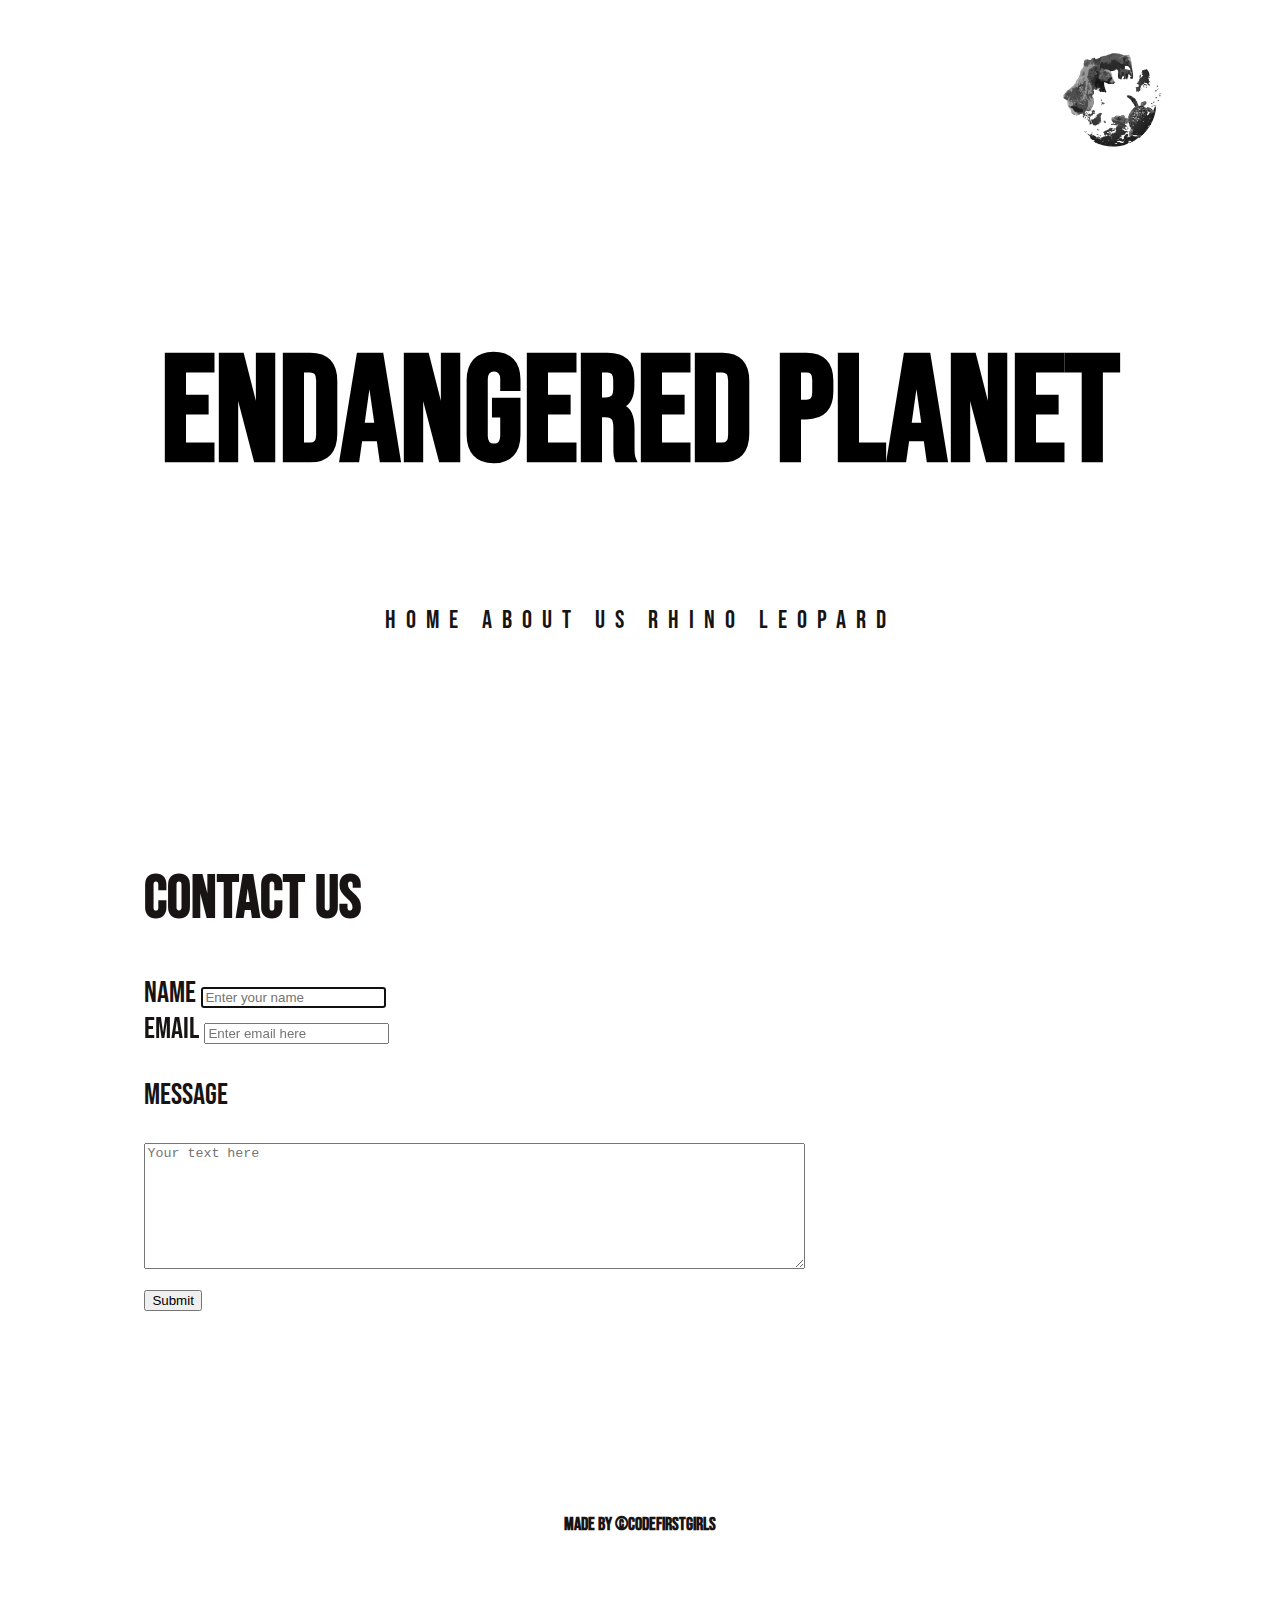
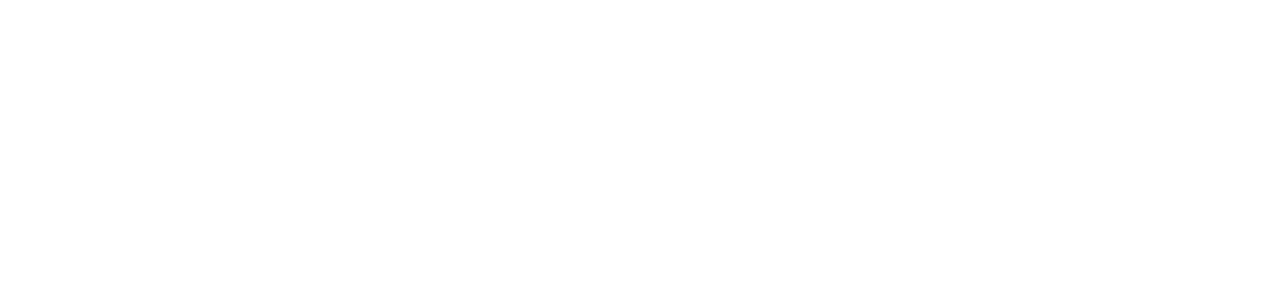
<file: index.html>
<!DOCTYPE html>
<html>
    <title>Endagered Planet CFG</title>
    <link href="./css/#main.css" rel="stylesheet" >
    <style>
        @import url('https://fonts.googleapis.com/css2?family=Bebas+Neue&display=swap');
       
        #h1{
            font-family: 'Bebas Neue', cursive;
            font-size: 150px;
            margin: auto;
            text-align: center;
        }
        
        #logo{
           display: flexbox;
           width: 200px;
           height: auto;
           margin-left: 80%;
           margin-top: 30px;
           margin-bottom: 150px;
        }

        nav{
            font-family: 'Bebas Neue', cursive;
            font-size: 25px;
            color: rgb(24, 20, 20); 
            text-align: center;
            margin-top: 100px;
            letter-spacing: 10px;
        }
        
        a {
            text-decoration: none;
            color: inherit;
        }


        h6{
            font-family: 'Bebas Neue', cursive;
            font-size: 18px;
            margin-top: 200px;
            margin-bottom: 50px;
            text-align: center;

        }

        .contactUs{
            background: no-repeat center center fixed;
            font-family:'Bebas Neue', cursive;
            font-size: 30px;
            background-size:cover;
            height: 990px;
            padding: 10%;
            color: rgb(24, 20, 20);  
        }


        #msg {
            font-family: 'Bebas Neue', cursive;
            text-align: justify;
            border-radius: 5px;
            padding: 10px;
            margin: 50px auto;

        }




       </style>

        <meta name="viewport" content="width=device-width, initial-scale=1.0">

        </head>
<body>
    <img id = "logo" src="logo.png" alt="End_Plnt">
    <h1 id="h1"> Endangered Planet</h1>
    <nav>
    
            <a href="index.html"> Home </a>
            <a href="page2.html"> About us</a>
            <a href="page3.html"> Rhino </a>
            <a href="page4.html"> Leopard </a>
        
    </nav>


</body>

<footer>
    <div class="contactUs" id="contact_Us">
        <div class="container" id="msg">
        <h1>Contact Us</h1>
        <form>
            <div class="form-group">
                  <label id="name-label" for="name">Name</label>
                    <input class="form-control" type="text" id="name" name="name" placeholder="Enter your name" required autofocus>
            </div>
            <div class="form-group">
                  <label id="email-label" for="email">Email</label>
                    <input class="form-control" type="email" id="email" name="email" placeholder="Enter email here" required>
            </div>
            <div class="form-group">
                  <p>Message</p>
                  <textarea class="form-control" name="mytext" rows="8" cols="80" placeholder="Your text here"></textarea>
            </div>   
          
            <button type="submit" class="btn btn-success pull-right">Submit</button>
        </form>

    <h6>Made by &copyCodeFirstGirls</h6>
</footer>

</html>
</file>
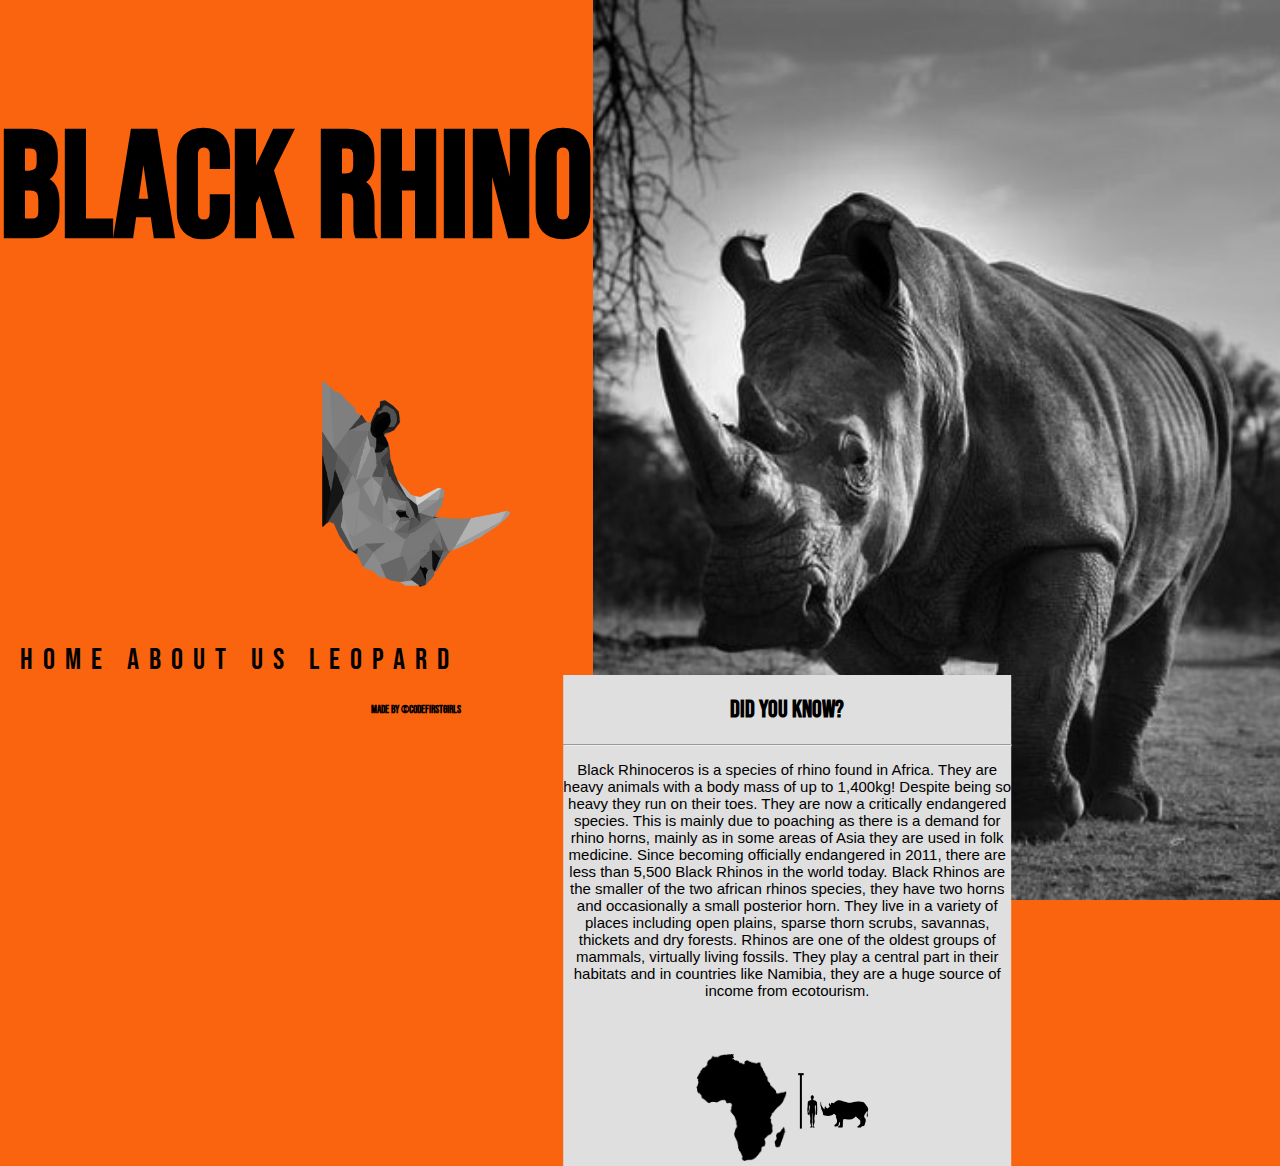
<file: page3.html>
<!DOCTYPE html>
<html>
    <head>
        <title>Black Rhino</title>
        <link href="./css/#main.css" rel="stylesheet">
        <style>
        @import url('https://fonts.googleapis.com/css2?family=Bebas+Neue&display=swap');
        
        body{

            background-color:rgb(250, 100, 14);
            font-family: 'Bebas Neue', cursive;
            margin: 0;
        }

        .container{
            display: flex;
            height: 100vh;
            width: 100vw;
        }

        .main{
            flex: 0 0 65%;
            position: relative;
        }

        .addon{
            flex: 1;
        }

        .DYK{
            text-align: center;
            background-color: #DFDFDF;
            box-sizing: content-box;
            position: absolute;
            top: 75%;
            transform: translateY(-0%) translateX(-60%);

        }
        
        a {
            text-decoration: none;
            color: inherit;
        }


        h1{
            text-align: left;
            font-size: 150px;
            
        }

        h6{
            text-align: center;
        }

        p{
            font-family: 'Gill Sans', 'Gill Sans MT', Calibri, 'Trebuchet MS', sans-serif;
            font-size: 15px;
    
        }

        #logo{
            position: absolute;
            width: 200px;
            top: 0px;
            right: 0px;
            
        }
            
        .icon{ 
            display: block;
            margin: auto;
            width: 200px;
        }

        .BW{
            position: absolute;
            top: 0;
            height: 100%;
            right: 0;
        }

        .box{
       
        width: 20%;
        bottom: 0;
        margin-top: 20px;
    }

    .box2{

        
        width: 20%;
        bottom: 0;
        margin-top: 20px;
        
    }

        nav {
            font-size: 30px;
            letter-spacing: 10px;
            color:black;
            bottom: 0;
            left: 0;
            margin-top: 30px;
            margin-left: 20px;
        }
        </style>
        <meta name="viewport" content="width=device-width, initial-scale=1.0">   
    </head>
    <body>
        <div class="container">
            <div class="main">
                <h1>Black Rhino</h1>
                <img id="logo" src="./logo.png" alt="End_Plnt"/>
                <img class="icon" src="./IMG/photo-1560392767-2764326c75fe.png" alt="Amur Leopard"/>

                <div>
                    <nav>
                        <a href="index.html">Home</a>
                        <a href="page2.html">About us</a>
                        <a href="page4.html">Leopard</a>
                    </nav>
                    <h6>Made by &copyCodeFirstGirls</h6>
                </div>
            </div>
            <div class="addon">
                <div class="image">
                    <img class="BW" src="./IMG/photo-1557650454-65194af63bf9 - Copia.jpg" alt="Black and white Rhino"/>
                </div>
                <div class="DYK">
                    <h2>Did you know?</h2>
                    <hr>
                    <p>    Black Rhinoceros is a species of rhino found in Africa.
                        They are heavy animals with a body mass of up to 1,400kg! Despite being so heavy they run on their toes. They are now a critically endangered species. This is mainly due to poaching as there is</p1>  
                        a demand for rhino horns,
                        mainly as in some areas of Asia they are used in folk medicine. 
                       Since becoming officially endangered in 2011, there are less than 
                       5,500 Black Rhinos in the world today.
                       Black Rhinos are the smaller of the two african rhinos 
                       species, they have two horns and occasionally 
                       a small posterior horn. They live in a variety of places including
                       open plains, sparse thorn scrubs, savannas, thickets and dry
                     forests. Rhinos are one of the oldest groups of mammals, virtually 
                    living fossils. They play a central part in their 
                    habitats and in countries 
                    like Namibia, they are a huge source of income from ecotourism.
                    </p>
                    <img class="box" src="./IMG/map-of-africa-vector-1165072.png" alt="DYK">
                    <img class="box2" src="./IMG/Untitled-1.png" alt="DYK">
                </div>
            </div>
        </div>
    </body>
</html>
</file>
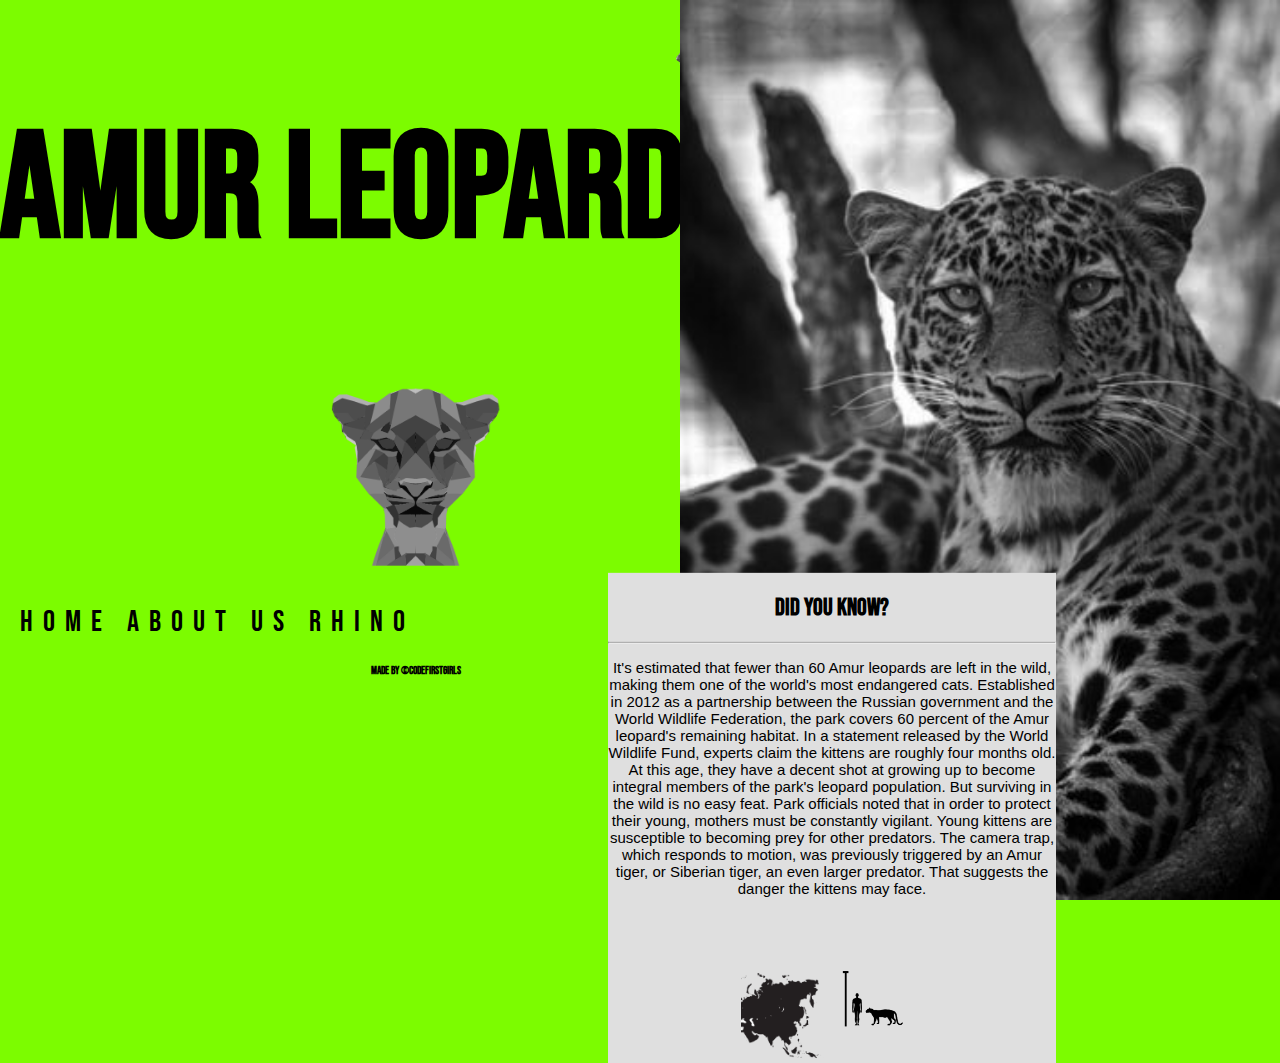
<file: page4.html>
<!DOCTYPE html>
<html>
    <head>
        <title>Amur Leopard</title>
        <link href="./css/#main.css" rel="stylesheet">
        <style>
        @import url('https://fonts.googleapis.com/css2?family=Bebas+Neue&display=swap');
        
        body{
            background-color: lawngreen;
            font-family: 'Bebas Neue', cursive;
            margin: 0;
        }

        .container{
            display: flex;
            height: 100vh;
            width: 100vw;
        }

        .main{
            flex: 0 0 65%;
            position: relative;
        }

        .addon{
            flex: 1;
        }

        .DYK{
            text-align: center;
            background-color: #DFDFDF;
            box-sizing: content-box;
            position: absolute;
            top: 80%;
            transform: translateY(-30%) translateX(-50%);

        }
        
        a {
            text-decoration: none;
            color: inherit;
        }


        h1{
            text-align: left;
            font-size: 150px;
            
        }

        h6{
            text-align: center;
        }

        p{
            font-family: 'Gill Sans', 'Gill Sans MT', Calibri, 'Trebuchet MS', sans-serif;
            font-size: 15px;
    
        }

        #logo{
            position: absolute;
            width: 200px;
            top: 0px;
            right: 0px;
        }
            
        .icon{ 
            display: block;
            margin: auto;
            width: 200px;
        }

        .BW{
            position: absolute;
            top: 0;
            height: 100%;
            right: 0;
        }

        .box{
       
        width: 20%;
        bottom: 0;
        margin-top: 20px;
    }

    .box2{

        
        width: 20%;
        bottom: 0;
        margin-top: 20px;
        
    }

        nav {
            font-size: 30px;
            letter-spacing: 10px;
            color:black;
            bottom: 0;
            left: 0;
            margin-top: 30px;
            margin-left: 20px;
        }
        </style>
        <meta name="viewport" content="width=device-width, initial-scale=1.0">   
    </head>
    <body>
        <div class="container">
            <div class="main">
                <h1>Amur Leopard</h1>
                <img id="logo" src="./logo.png" alt="End_Plnt"/>
                <img class="icon" src="./IMG/photo-1544985361-b420d7a77043.png" alt="Amur Leopard"/>

                <div>
                    <nav>
                        <a href="index.html">Home</a>
                        <a href="page2.html">About us</a>
                        <a href="page3.html">Rhino</a>
                    </nav>
                    <h6>Made by &copyCodeFirstGirls</h6>
                </div>
            </div>
            <div class="addon">
                <div class="image">
                    <img class="BW" src="./IMG/photo-1544985361-b420d7a770430.jpg" alt="Black and white Leo"/>
                </div>
                <div class="DYK">
                    <h2>Did you know?</h2>
                    <hr>
                    <p> It's estimated that fewer than 60 Amur leopards are left in the wild, making them one of the world's most endangered cats. Established in 2012 as a partnership between the Russian government and the World Wildlife Federation, the park covers 60 percent of the Amur leopard's remaining habitat.
                        In a statement released by the World Wildlife Fund, experts claim the kittens are roughly four months old. At this age, they have a decent shot at growing up to become integral members of the park's leopard population.
                        But surviving in the wild is no easy feat. Park officials noted that in order to protect their young, mothers must be constantly vigilant. Young kittens are susceptible to becoming prey for other predators.
                        The camera trap, which responds to motion, was previously triggered by an Amur tiger, or Siberian tiger, an even larger predator. That suggests the danger the kittens may face.
                    </p>
                    <img class="box" src="./IMG/world-map-silhouette-vector-8963291.png" alt="DYK">
                    <img class="box2" src="./IMG/Untitled-2.png" alt="DYK">
                </div>
            </div>
        </div>
    </body>
</html>
</file>
